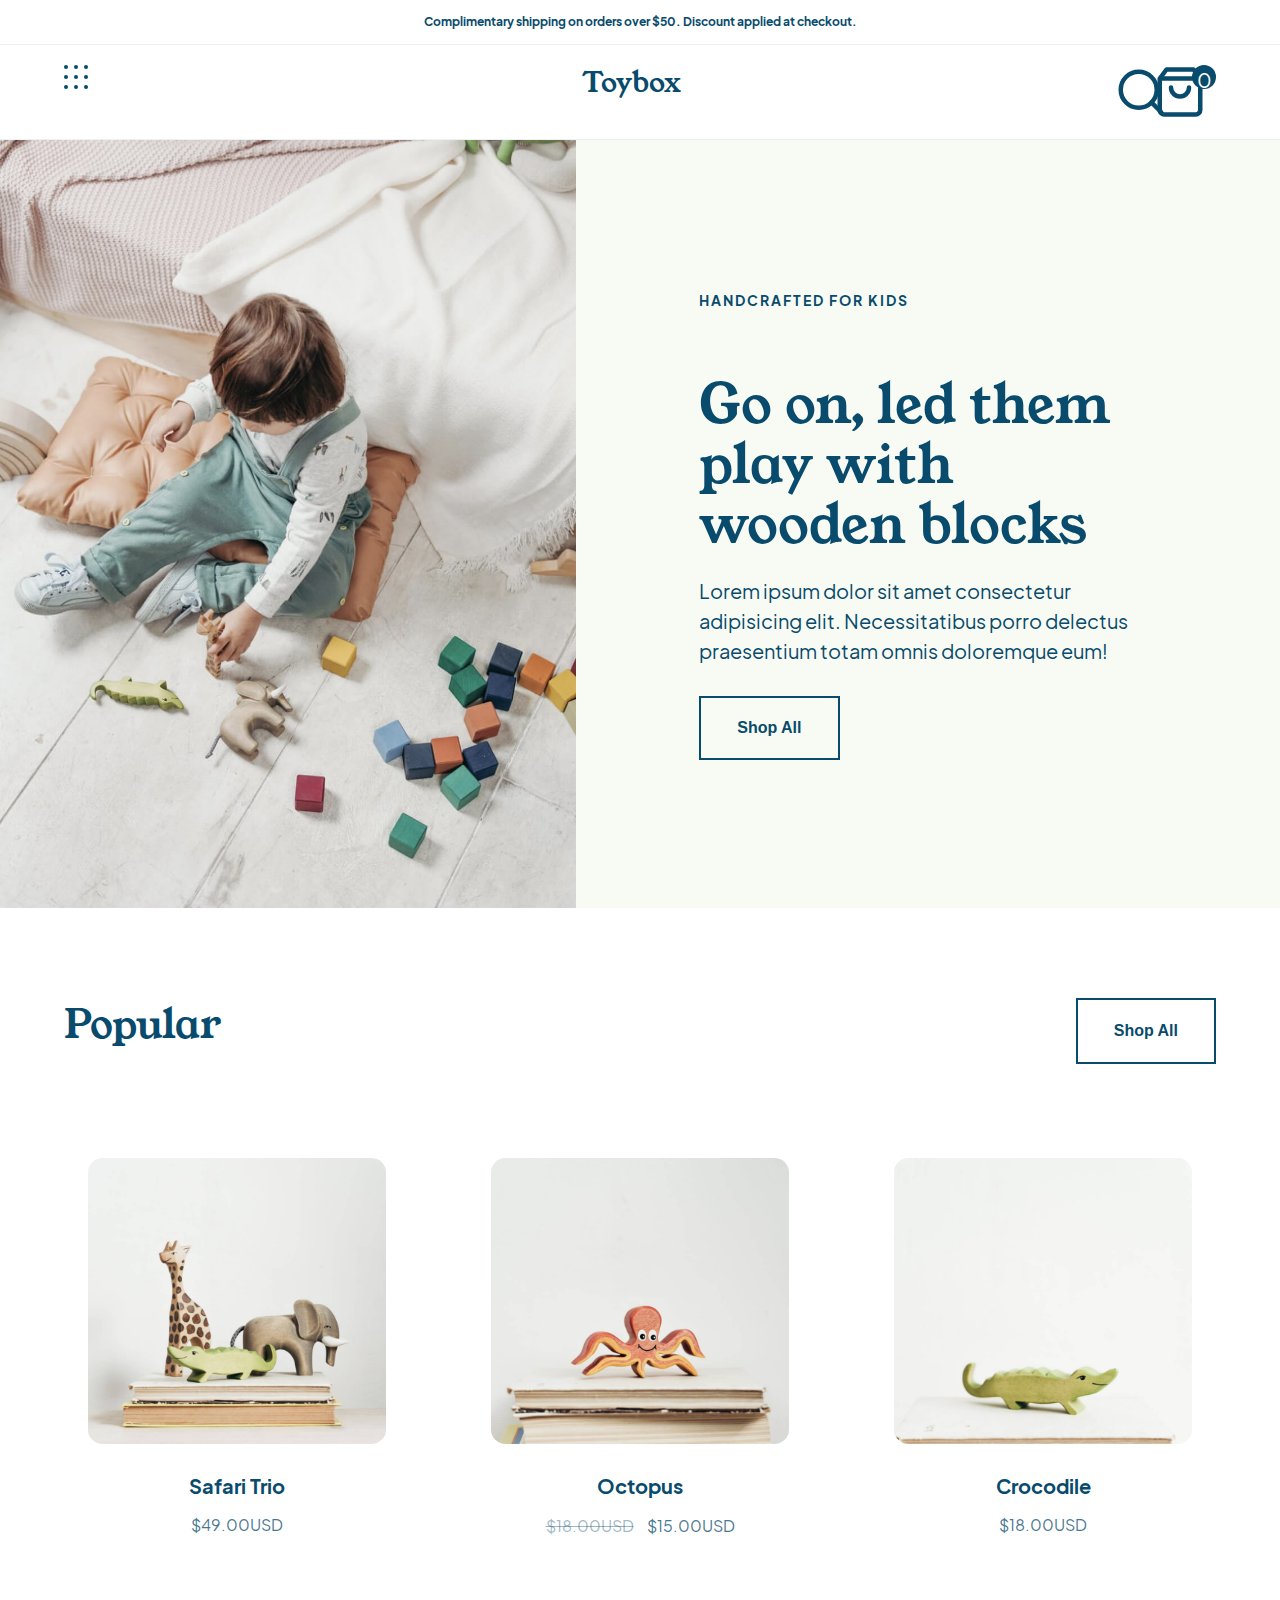
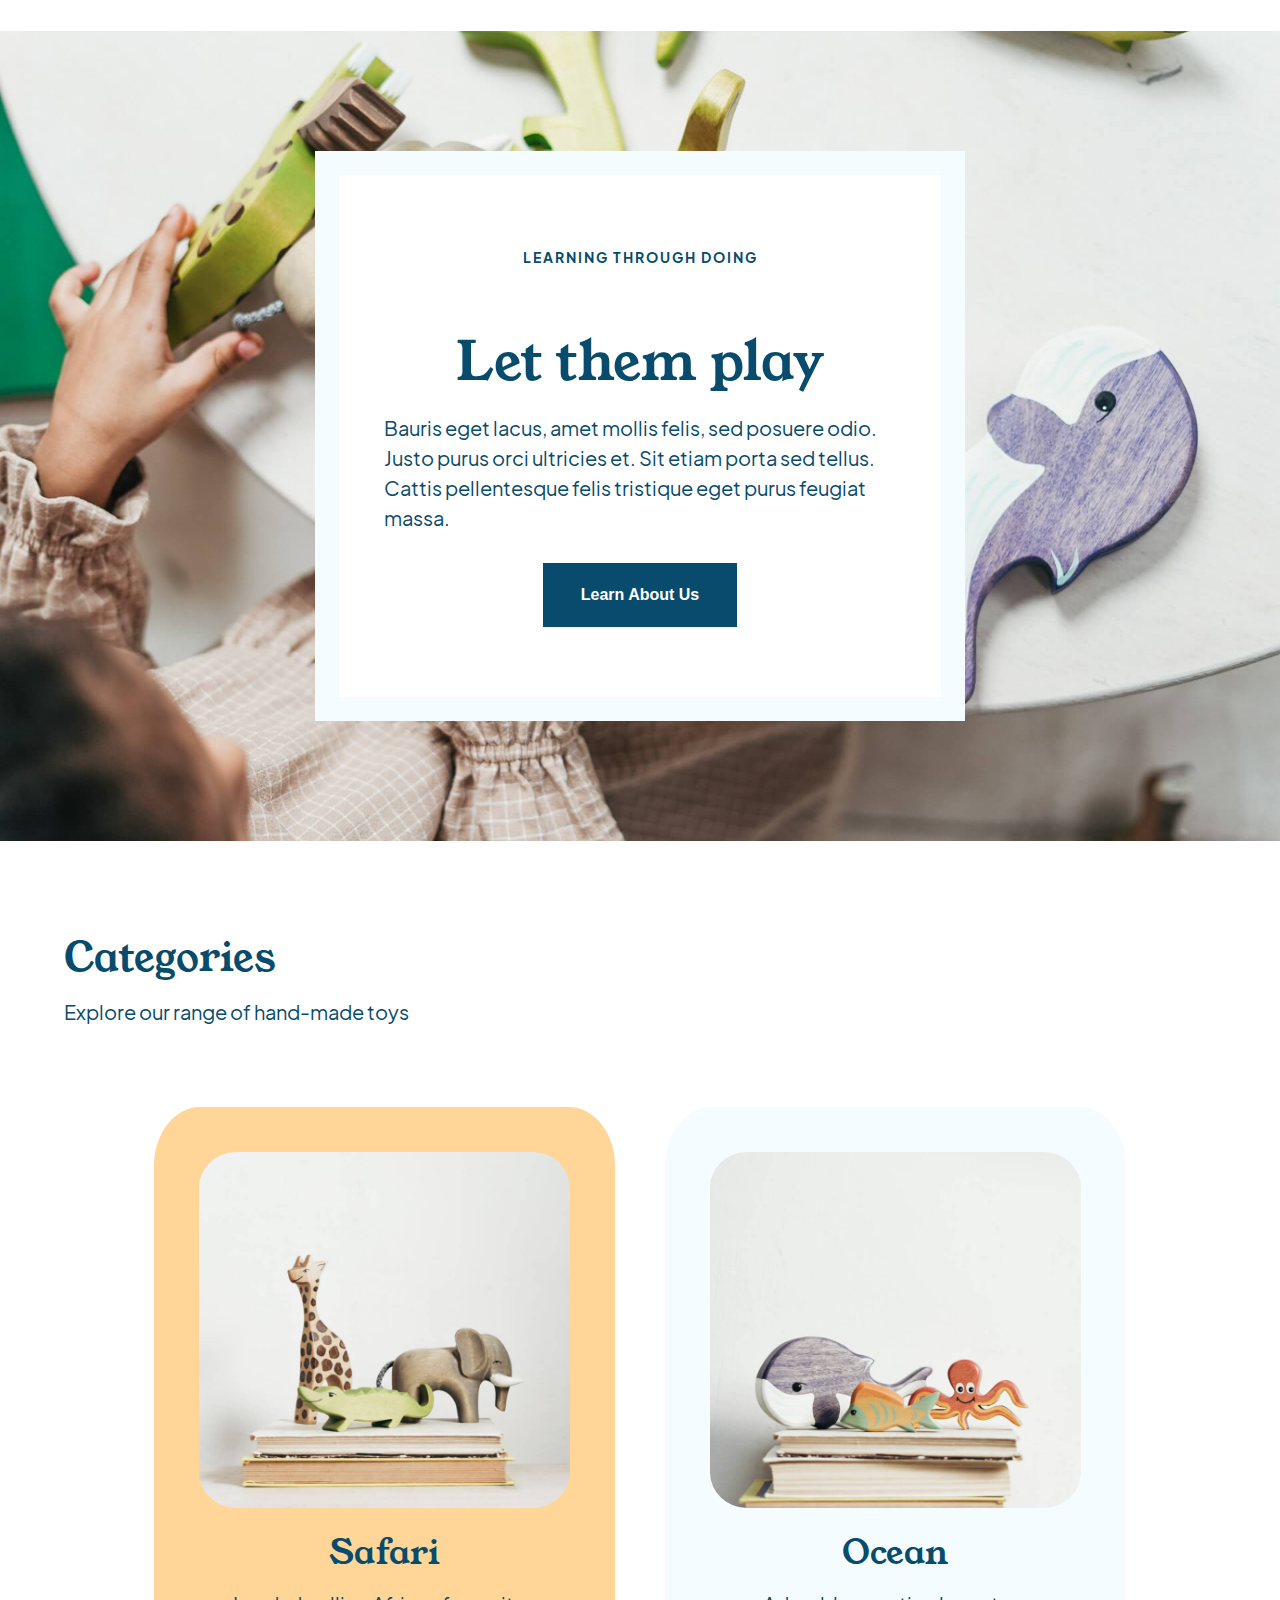
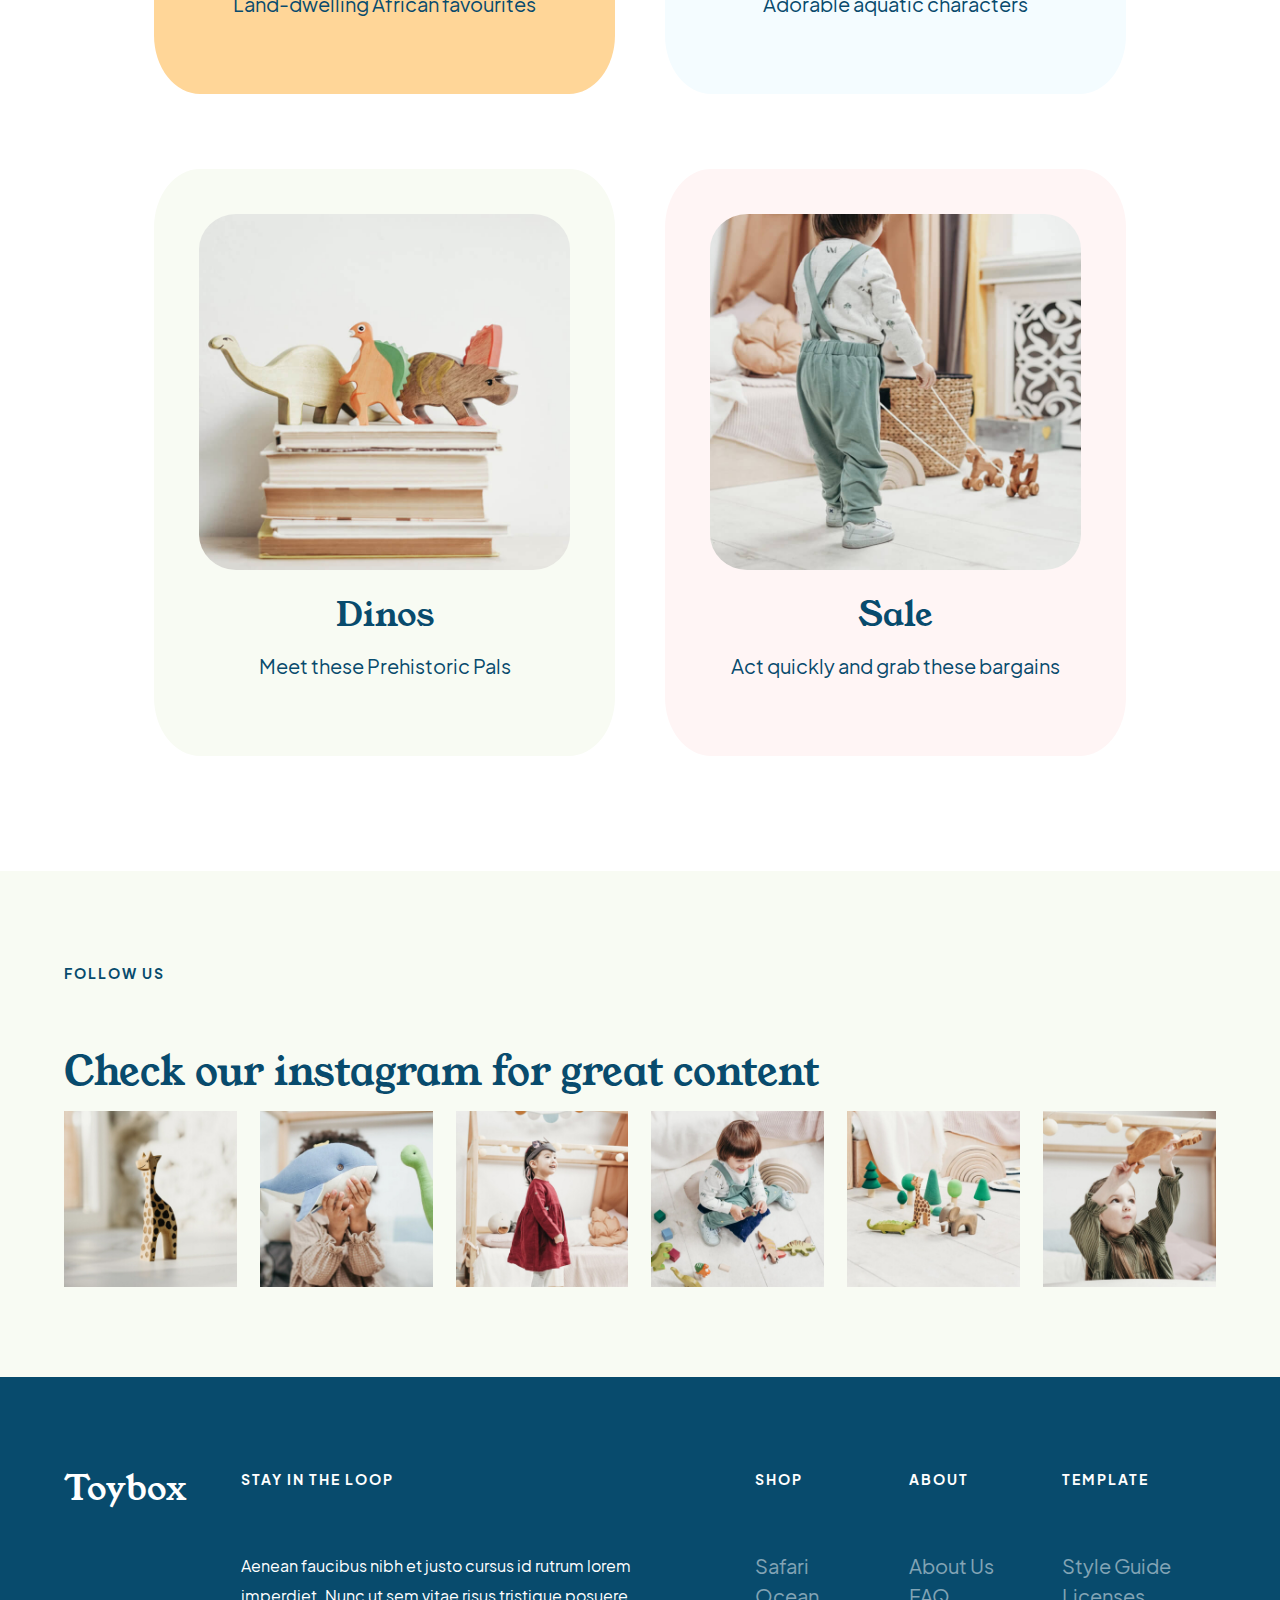
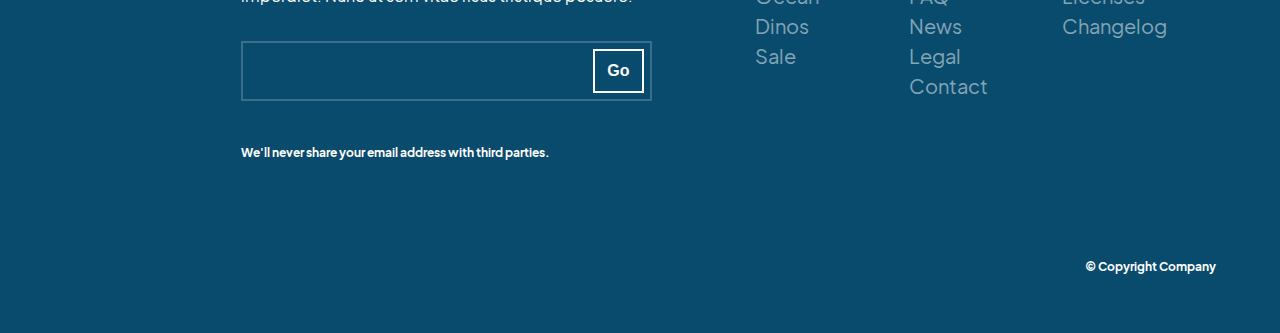
<file: index.html>
<!DOCTYPE html>
<html lang="en">

<head>
    <meta charset="UTF-8">
    <meta http-equiv="X-UA-Compatible" content="IE=edge">
    <meta name="viewport" content="width=device-width, initial-scale=1.0">
    <title>STARTER - Toybox Homepage</title>
    <link rel="stylesheet" href="./styles/styles.css">
</head>

<body>

    <div class="announcements">
        <div class="wrapper">
            <p class="smallCopy">Complimentary shipping on orders over $50. Discount applied at checkout.</p>
        </div> <!-- end of wrapper -->
    </div> <!-- end of .announcement-->

    <!-- the nav bar -->
    <nav class="navBar">
        <div class="wrapper">
            <input type="checkbox" id="openSidebarMenu">
            <label for="openSidebarMenu">
                <img src="assets/menu-button.svg" alt="Menu button" class="menuIcon">
            </label>

            <!-- slideout navigation -->
            <div class="slideOutNav">
                <div class="buttonContainer">
                    <button>X</button>
                </div> <!-- end of .buttonContainer-->
                <nav>
                    <ul class="mainMenu">
                        <li><a href="#">Shop</a></li>
                        <li><a href="#">About</a></li>
                        <li><a href="#">FAQ</a></li>
                        <li><a href="#">News</a></li>
                        <li><a href="#">Contact</a></li>
                    </ul>
                    <hr>
                    <ul class="legal">
                        <li><a href="#">Licenses</a></li>
                        <li><a href="#">Style Guide</a></li>
                        <li><a href="#">Changelog</a></li>
                    </ul>
                </nav>
            </div> <!-- end of .slideOutNav-->

            <!-- Navbar home button-->
            <a href="#" class="logo">
                <h1>Toybox</h1>
            </a>

            <!-- search cart -->
            <div class="searchCart">
                <button class="menuIcon">
                    <img src="assets/search.svg" alt="search icon" class="searchIcon">
                </button>

                <a href="#" class="bag">
                    <img src="assets/shop-bag.svg" alt="shopping bag icon">
                </a>
                <div class="counter">
                    <p>0</p>
                </div> <!-- end of .counter -->
            </div> <!-- end of .searchCart-->
        </div> <!-- end of wrapper -->
    </nav>

    <!-- HEADER start -->
    <header>
        <div class="headerImgContainer wrapper">
            <img src="./assets/header-image.jpg" alt="toddler playing with colourful wooden blocks">
        </div> <!-- end of headerImgContainer wrapper -->
        <div class="headerContent wrapper">
            <div class="contentContainer">
                <h5>Handcrafted for kids</h5>
                <h3>Go on, led them play with wooden blocks</h3>
                <p>Lorem ipsum dolor sit amet consectetur adipisicing elit. Necessitatibus porro delectus praesentium
                    totam
                    omnis doloremque eum!</p>
                <button>Shop All</button>
            </div> <!-- end of .contentContainer -->
        </div> <!-- end of headerContent wrapper -->
    </header>

    <!-- MAIN start -->
    <main>
        <!-- popular section -->
        <section class="popular">
            <div class="wrapper">
                <div class="titleBar">
                    <h2>Popular</h2>
                    <button>Shop All</button>
                </div> <!-- end of .titleBar -->

                <div class="product">
                    <div class="productImgContainer">
                        <a href="#">
                            <img src="./assets/safari-trio.jpg" alt="Hand carved safari toys">
                            <p class="popularProduct">Safari Trio</p>
                            <p class="price">$49.00USD</p>
                        </a>
                    </div> <!-- end of first productImgContainer -->

                    <div class="productImgContainer">
                        <a href="#">
                            <img src="./assets/octopus.jpg" alt="Wooden octopus toy">
                            <p class="popularProduct">Octopus</p>
                            <p class="discountedPrice">$18.00USD</p>
                            <p class="price">$15.00USD</p>
                        </a>
                    </div> <!-- end of second productImgContainer -->

                    <div class="productImgContainer">
                        <a href="#">
                            <img src="./assets/crocodile.jpg" alt="Wooden crocodile toy">
                            <p class="popularProduct">Crocodile</p>
                            <p class="price">$18.00USD</p>
                        </a>
                    </div> <!-- end of third productImgContainer -->

                </div> <!-- end of .product -->
            </div> <!-- end of popular wrapper -->
        </section>

        <!-- learn/play section -->
        <section class="play">
            <div class="wrapper playContainer">
                <h5>Learning through doing</h5>
                <h3>Let them play</h3>
                <p>Bauris eget lacus, amet mollis felis, sed posuere odio. Justo purus orci ultricies et. Sit etiam
                    porta sed tellus. Cattis pellentesque felis tristique eget purus feugiat massa.</p>
                <button class="solid">Learn About Us</button>
            </div> <!-- end of .wrapper .playContainer -->
        </section>

        <!-- categories section -->
        <section class="categories">
            <div class="wrapper">
                <h2>Categories</h2>
                <p>Explore our range of hand-made toys</p>

                <div class="categoryGallery">
                    <a href="#" class="items orange">
                        <img src="./assets/safari-trio.jpg" alt="Wooden safari animal toys">
                        <h4>Safari</h4>
                        <p>Land-dwelling African favourites</p>
                    </a>

                    <a href="#" class="items blue">
                        <img src="./assets/ocean-trio.jpg" alt="Wooden ocean animal toys">
                        <h4>Ocean</h4>
                        <p>Adorable aquatic characters</p>
                    </a>

                    <a href="#" class="items green">
                        <img src="./assets/dinos.jpg" alt="Wooden Dinosaur Toys">
                        <h4>Dinos</h4>
                        <p>Meet these Prehistoric Pals</p>
                    </a>

                    <a href="#" class="items pink">
                        <img src="./assets/sale.jpg" alt="">
                        <h4>Sale</h4>
                        <p>Act quickly and grab these bargains</p>
                    </a>
                </div> <!-- end of .categoryGallery-->
            </div>
        </section>

        <!-- Instagram gallery section -->
        <section class="gallery">
            <div class="wrapper">
                <h5>Follow Us</h5>
                <h2>Check our instagram for great content</h2>
                <div class="galleryItems">

                    <a href="#" class="item">
                        <img src="./assets/01insta.jpg" alt="wooden giraffe toy">
                    </a>

                    <a href="#" class="item">
                        <img src="./assets/02insta.jpg" alt="whale stuffy toy">
                    </a>

                    <a href="#" class="item">
                        <img src="./assets/03insta.jpg" alt="toddler in a dress">
                    </a>

                    <a href="#" class="item">
                        <img src="./assets/04insta.jpg" alt="toddler playing with wooden animal toys">
                    </a>

                    <a href="#" class="item">
                        <img src="./assets/05insta.jpg" alt="wooden toy safari animals and wooden toy trees">
                    </a>

                    <a href="#" class="item">
                        <img src="./assets/06insta.jpg" alt="toddler playing with wooden toy animals">
                    </a>

                </div> <!-- end of .galleryItems-->
            </div> <!-- end of wrapper -->
        </section>
    </main>

    <!-- FOOTER start -->

    <footer class="footer" id="footer">
        <div class="wrapper">

            <!-- FIRST FLEX CONTAINER FOR UPPER ELEMENTS -->
            <div class="footerFlexContainer">
                <!-- LOGO -->
                <a href="#" class="logo">
                    <h4>Toybox</h4>
                </a>

                <!-- NEWSLETTER -->
                <div class="newsletter">
                    <h5>Stay in the loop</h5>
                    <p class="newsletterCopy">Aenean faucibus nibh et justo cursus id rutrum lorem imperdiet. Nunc ut
                        sem
                        vitae risus tristique posuere.</p>

                    <form action="#">
                        <label for="email" class="sr-only">Enter your email</label>
                        <input type="email" id="email">
                        <button class="secondary">Go</button>
                    </form>
                    <p class="smallCopy">We'll never share your email address with third parties.</p>
                </div> <!-- end of .newsletter-->

                <div class="footerNav">
                    <nav>
                        <!-- SHOP -->
                        <ul class="footerShop">
                            <li>
                                <h5>Shop</h5>
                            </li>
                            <li><a href="#">Safari</a></li>
                            <li><a href="#">Ocean</a></li>
                            <li><a href="#">Dinos</a></li>
                            <li><a href="#">Sale</a></li>
                            <li><a href="#"></a></li>
                        </ul>
                        <!-- ABOUT -->
                        <ul class="footerAbout">
                            <li>
                                <h5>About</h5>
                            </li>
                            <li><a href="">About Us</a></li>
                            <li><a href="">FAQ</a></li>
                            <li><a href="">News</a></li>
                            <li><a href="">Legal</a></li>
                            <li><a href="">Contact</a></li>
                        </ul>
                        <!-- TEMPLATE -->
                        <ul class="footerTemp">
                            <li>
                                <h5>Template</h5>
                            </li>
                            <li><a href="">Style Guide</a></li>
                            <li><a href="">Licenses</a></li>
                            <li><a href="">Changelog</a></li>
                        </ul>
                    </nav>
                </div> <!-- end of .footerNav -->
            </div> <!-- end of .footerFlexContainer-->

            <div class="social">
                <!-- social icons -->
                <div class="socialIcons">
                    <a href="#">
                        <i class="fab fa-twitter" aria-hidden="true"></i>
                        <span class="sr-only">Link to Twitter</span>
                    </a>
                    <a href="#">
                        <i class="fab fa-pinterest" aria-hidden="true"></i>
                        <span class="sr-only">Link to Pinterest</span>
                    </a>
                    <a href="#">
                        <i class="fab fa-instagram" aria-hidden="true"></i>
                        <span class="sr-only">Link to Instagram</span>
                    </a>
                    <a href="#">
                        <i class="fab fa-facebook" aria-hidden="true"></i>
                        <span class="sr-only">Link to Facebook</span>
                    </a>

                </div> <!-- end of socialIcons-->

                <div class="copyright">
                    <p class="smallCopy">© Copyright Company</p>
                </div>
            </div> <!-- end of .social -->
        </div> <!-- end of wrapper -->
    </footer>
</body>

</html>
</file>
<file: styles/styles.css>
html {
  line-height: 1.15;
  -ms-text-size-adjust: 100%;
  -webkit-text-size-adjust: 100%;
}

body {
  margin: 0;
}

article, aside, footer, header, nav, section {
  display: block;
}

h1 {
  font-size: 2em;
  margin: 0.67em 0;
}

figcaption, figure, main {
  display: block;
}

figure {
  margin: 1em 40px;
}

hr {
  -webkit-box-sizing: content-box;
          box-sizing: content-box;
  height: 0;
  overflow: visible;
}

pre {
  font-family: monospace, monospace;
  font-size: 1em;
}

a {
  background-color: transparent;
  -webkit-text-decoration-skip: objects;
}

abbr[title] {
  border-bottom: none;
  text-decoration: underline;
  -webkit-text-decoration: underline dotted;
          text-decoration: underline dotted;
}

b, strong {
  font-weight: inherit;
}

b, strong {
  font-weight: bolder;
}

code, kbd, samp {
  font-family: monospace, monospace;
  font-size: 1em;
}

dfn {
  font-style: italic;
}

mark {
  background-color: #ff0;
  color: #000;
}

small {
  font-size: 80%;
}

sub, sup {
  font-size: 75%;
  line-height: 0;
  position: relative;
  vertical-align: baseline;
}

sub {
  bottom: -0.25em;
}

sup {
  top: -0.5em;
}

audio, video {
  display: inline-block;
}

audio:not([controls]) {
  display: none;
  height: 0;
}

img {
  border-style: none;
}

svg:not(:root) {
  overflow: hidden;
}

button, input, optgroup, select, textarea {
  font-family: sans-serif;
  font-size: 100%;
  line-height: 1.15;
  margin: 0;
}

button, input {
  overflow: visible;
}

button, select {
  text-transform: none;
}

button, html [type=button], [type=reset], [type=submit] {
  -webkit-appearance: button;
}

button::-moz-focus-inner, [type=button]::-moz-focus-inner, [type=reset]::-moz-focus-inner, [type=submit]::-moz-focus-inner {
  border-style: none;
  padding: 0;
}

button:-moz-focusring, [type=button]:-moz-focusring, [type=reset]:-moz-focusring, [type=submit]:-moz-focusring {
  outline: 1px dotted ButtonText;
}

fieldset {
  padding: 0.35em 0.75em 0.625em;
}

legend {
  -webkit-box-sizing: border-box;
          box-sizing: border-box;
  color: inherit;
  display: table;
  max-width: 100%;
  padding: 0;
  white-space: normal;
}

progress {
  display: inline-block;
  vertical-align: baseline;
}

textarea {
  overflow: auto;
}

[type=checkbox], [type=radio] {
  -webkit-box-sizing: border-box;
          box-sizing: border-box;
  padding: 0;
}

[type=number]::-webkit-inner-spin-button, [type=number]::-webkit-outer-spin-button {
  height: auto;
}

[type=search] {
  -webkit-appearance: textfield;
  outline-offset: -2px;
}

[type=search]::-webkit-search-cancel-button, [type=search]::-webkit-search-decoration {
  -webkit-appearance: none;
}

::-webkit-file-upload-button {
  -webkit-appearance: button;
  font: inherit;
}

details, menu {
  display: block;
}

summary {
  display: list-item;
}

canvas {
  display: inline-block;
}

template {
  display: none;
}

[hidden] {
  display: none;
}

html {
  -webkit-box-sizing: border-box;
  box-sizing: border-box;
}

*, *:before, *:after {
  -webkit-box-sizing: inherit;
          box-sizing: inherit;
}

.sr-only {
  position: absolute;
  width: 1px;
  height: 1px;
  margin: -1px;
  border: 0;
  padding: 0;
  white-space: nowrap;
  -webkit-clip-path: inset(100%);
          clip-path: inset(100%);
  clip: rect(0 0 0 0);
  overflow: hidden;
}

/* _typography.scss */
/* import Jakarta Sans font */
@font-face {
  font-family: "Jakarta Sans";
  src: url("../fonts/PlusJakarta_Sans-2.5/webfonts/PlusJakartaSans-Regular.woff"), url("../fonts/PlusJakarta_Sans-2.5/static/PlusJakartaSans-Regular.ttf"), url("../fonts/PlusJakarta_Sans-2.5/webfonts/PlusJakartaSans-Regular.woff2");
  font-weight: normal;
}
/* import Jakarta Sans font in bold */
@font-face {
  font-family: "Jakarta Sans";
  src: url("../fonts/PlusJakarta_Sans-2.5/webfonts/PlusJakartaSans-Bold.woff"), url(../fonts/PlusJakarta_Sans-2.5/webfonts/PlusJakartaSans-Bold.woff2), url(../fonts/PlusJakarta_Sans-2.5/static/PlusJakartaSans-Bold.ttf);
  font-weight: bold;
}
/* import Young Serif font */
@font-face {
  font-family: "Young Serif";
  src: url("../fonts/youngserif/YoungSerif-Regular.otf");
}
/* _typography.scss */
html {
  font-size: 125%;
}

body {
  font-family: "Jakarta Sans";
  font-size: 1rem;
  color: #084b6d;
}

h1, h2, h3, h4, blockquote {
  font-family: "Young Serif";
  font-weight: normal;
  color: #084b6d;
  margin: 0;
}

h1 {
  font-size: 1.4rem;
}

h2 {
  font-size: 2rem;
  line-height: 2.4rem;
  margin-bottom: 18px;
}

h3 {
  font-size: 2.7rem;
  line-height: 3rem;
  margin-bottom: 24px;
}

h4 {
  font-size: 1.7rem;
  line-height: 2rem;
  margin-bottom: 18px;
}

h5 {
  font-size: 0.7rem;
  font-weight: bold;
  line-height: 1.2rem;
  letter-spacing: 0.1rem;
  text-transform: uppercase;
  margin: 0 0 24px 0;
}

p {
  line-height: 1.5rem;
  margin: 0 0 30px 0;
}
p.smallCopy {
  font-size: 0.6rem;
  line-height: 1.2rem;
  font-weight: bold;
  margin: 0;
}
p.popularProduct {
  font-weight: bold;
  margin-bottom: 10px;
}
p.price {
  font-size: 0.8rem;
  line-height: 1.2rem;
  color: rgba(8, 75, 109, 0.75);
  display: inline;
  padding: 0 5px;
  margin: 0;
}
p.discountedPrice {
  font-size: 0.8rem;
  color: rgba(8, 75, 109, 0.4);
  text-decoration: line-through;
  display: inline;
  padding: 0 5px;
  margin: 0;
}
p.newsletterCopy {
  font-size: 0.8rem;
}
p.valueTitle {
  font-size: 0.8rem;
  font-weight: 700;
  margin: 10px 0;
}

ul, li, a, input {
  padding: 0;
  margin: 0;
}

ul {
  list-style: none;
}

a {
  text-decoration: none;
  color: inherit;
  cursor: pointer;
  -webkit-transition: 0.3s;
  transition: 0.3s;
}

.wrapper {
  max-width: 1260px;
  width: 90%;
  margin: 0 auto;
}

button {
  color: #084b6d;
  background-color: transparent;
  padding: 18px 36px;
  border: 2px solid #084b6d;
  font-size: 0.8rem;
  font-weight: bold;
  line-height: 1.2rem;
  text-align: center;
  cursor: pointer;
  -webkit-transition: 0.3s;
  transition: 0.3s;
  /* style the button in the main nav menu to look just like an icon */
}
button:hover {
  background-color: #084b6d;
  color: #fff;
}
button:focus {
  background-color: #084b6d;
  color: #fff;
}
button.secondary {
  background-color: transparent;
  border-color: #fff;
  color: #fff;
  padding: 8px 12px;
}
button.secondary:hover {
  background-color: #fff;
  color: #084b6d;
}
button.secondary:focus {
  background-color: #fff;
  color: #084b6d;
}
button.solid {
  color: #fff;
  background-color: #084b6d;
}
button.solid:hover {
  color: #084b6d;
  background-color: #fff;
}
button.menuIcon {
  display: inherit;
  padding: 0;
  border: none;
}
button.menuIcon:hover {
  background-color: transparent;
}
button.menuIcon:focus {
  background-color: transparent;
}

.announcements {
  padding: 10px 0;
  text-align: center;
  border-bottom: 1px solid rgba(8, 75, 109, 0.08);
}

.navBar {
  position: sticky;
  top: 0;
  z-index: 10;
  background-color: #fff;
  border-bottom: 1px solid rgba(8, 75, 109, 0.08);
}
.navBar .wrapper {
  display: -webkit-box;
  display: -ms-flexbox;
  display: flex;
  -webkit-box-pack: justify;
      -ms-flex-pack: justify;
          justify-content: space-between;
  padding: 20px 0;
}
.navBar .searchCart {
  display: -webkit-box;
  display: -ms-flexbox;
  display: flex;
}
.navBar .searchCart .searchIcon,
.navBar .searchCart .bag {
  margin-right: 15px;
}
.navBar .logo {
  margin-left: 60px;
}
.navBar a {
  display: -webkit-box;
  display: -ms-flexbox;
  display: flex;
}
.navBar .counter {
  display: -webkit-box;
  display: -ms-flexbox;
  display: flex;
  -webkit-box-align: center;
      -ms-flex-align: center;
          align-items: center;
}
.navBar .counter p {
  width: 24px;
  height: 24px;
  background-color: #084b6d;
  color: #fff;
  text-align: center;
  border-radius: 50%;
}

.slideOutNav {
  height: 100vh;
  width: 100%;
  max-width: 506px;
  background-color: #084b6d;
  color: #fff;
  padding: 35px 50px;
  border-right: 1px solid #f4fcff;
  display: -webkit-box;
  display: -ms-flexbox;
  display: flex;
  -webkit-box-orient: vertical;
  -webkit-box-direction: normal;
      -ms-flex-direction: column;
          flex-direction: column;
  position: fixed;
  top: 0;
  left: -506px;
  z-index: 20;
  -webkit-transition: 0.75s;
  transition: 0.75s;
}
.slideOutNav hr {
  width: 24px;
  height: 2px;
  margin: 36px 0;
  background-color: #fff;
}
.slideOutNav .mainMenu a {
  font-family: "Young Serif";
  font-size: 1.6rem;
  line-height: 2.5rem;
  color: #fff;
}
.slideOutNav .mainMenu a:hover, .slideOutNav .mainMenu a:focus {
  color: rgba(255, 255, 255, 0.5);
}
.slideOutNav .legal {
  font-family: "Jakarta Sans";
  font-size: 0.8rem;
  font-weight: bold;
  line-height: 1.5rem;
  color: rgba(255, 255, 255, 0.5);
}
.slideOutNav .legal:hover, .slideOutNav .legal:focus {
  color: #fff;
}

input[type=checkbox] {
  opacity: 0;
  position: absolute;
}
input[type=checkbox]:checked ~ .slideOutNav {
  left: 0;
}
input[type=checkbox]:focus + label {
  border: 1px dotted #084b6d;
}

label {
  cursor: pointer;
}

.buttonContainer {
  display: -webkit-box;
  display: -ms-flexbox;
  display: flex;
  -webkit-box-pack: end;
      -ms-flex-pack: end;
          justify-content: flex-end;
}
.buttonContainer button {
  color: #fff;
  background-color: transparent;
  font-size: 1.2rem;
  font-family: "Jakarta Sans";
  padding: 10px 0 10px 20px;
}

header {
  display: -webkit-box;
  display: -ms-flexbox;
  display: flex;
  -ms-flex-wrap: wrap;
      flex-wrap: wrap;
  -webkit-box-align: center;
      -ms-flex-align: center;
          align-items: center;
  background-color: #f8fbf3;
  margin-bottom: 90px;
}
header .headerImgContainer {
  width: 45%;
}
header .headerImgContainer img {
  max-width: 100%;
  vertical-align: middle;
}
header .headerContent {
  width: 55%;
  color: #084b6d;
}
header .headerContent .contentContainer {
  margin: 0 auto;
  width: 65%;
}

.contactHeader {
  background-color: #fff5f5;
  padding-top: 120px;
}
.contactHeader .contactContent {
  display: -webkit-box;
  display: -ms-flexbox;
  display: flex;
  -webkit-box-orient: vertical;
  -webkit-box-direction: normal;
      -ms-flex-direction: column;
          flex-direction: column;
  -ms-flex-wrap: wrap;
      flex-wrap: wrap;
  -webkit-box-align: center;
      -ms-flex-align: center;
          align-items: center;
  text-align: center;
  padding-bottom: 50px;
}

.contactHeader::after {
  content: "";
  background-image: url(../assets/wave.svg);
  background-repeat: no-repeat;
  background-size: 100% 150px;
  background-color: #fff5f5;
  width: 100%;
  height: 150px;
}

main section {
  margin-bottom: 90px;
}

.titleBar {
  display: -webkit-box;
  display: -ms-flexbox;
  display: flex;
  -webkit-box-pack: justify;
      -ms-flex-pack: justify;
          justify-content: space-between;
  margin-bottom: 70px;
}

.product {
  display: -webkit-box;
  display: -ms-flexbox;
  display: flex;
  -ms-flex-wrap: wrap;
      flex-wrap: wrap;
  -webkit-box-pack: justify;
      -ms-flex-pack: justify;
          justify-content: space-between;
}

.productImgContainer {
  width: 30%;
  text-align: center;
}
.productImgContainer img {
  width: calc(100% - 48px);
  margin: 24px;
  border-radius: 5%;
}

.play {
  background-image: url(../assets/background-image.jpg);
  background-position: center;
  background-size: cover;
  min-height: 90vh;
  display: -webkit-box;
  display: -ms-flexbox;
  display: flex;
  -webkit-box-align: center;
      -ms-flex-align: center;
          align-items: center;
}
.play .playContainer {
  max-width: 650px;
  background-color: #fff;
  border: 24px solid #f4fcff;
  padding: 70px 45px;
  display: -webkit-box;
  display: -ms-flexbox;
  display: flex;
  -webkit-box-orient: vertical;
  -webkit-box-direction: normal;
      -ms-flex-direction: column;
          flex-direction: column;
  -webkit-box-align: center;
      -ms-flex-align: center;
          align-items: center;
}

.categoryGallery {
  display: -webkit-box;
  display: -ms-flexbox;
  display: flex;
  -webkit-box-pack: center;
      -ms-flex-pack: center;
          justify-content: center;
  -ms-flex-wrap: wrap;
      flex-wrap: wrap;
  text-align: center;
  width: 100%;
}
.categoryGallery .items {
  width: 40%;
  padding: 45px;
  margin: 50px 25px 25px;
  border-radius: 10%;
  -webkit-transition: 0.2s ease;
  transition: 0.2s ease;
}
.categoryGallery .items img {
  width: 100%;
  border-radius: 10%;
  margin-bottom: 20px;
}
.categoryGallery .items:hover, .categoryGallery .items:focus {
  -webkit-transform: scale(0.95);
          transform: scale(0.95);
}
.categoryGallery .orange {
  background-color: #ffd698;
}
.categoryGallery .blue {
  background-color: #f4fcff;
}
.categoryGallery .green {
  background-color: #f8fbf3;
}
.categoryGallery .pink {
  background-color: #fff5f5;
}

.gallery {
  background-color: #f8fbf3;
  padding: 90px 0;
  margin: 0;
}
.gallery .galleryItems {
  display: -webkit-box;
  display: -ms-flexbox;
  display: flex;
  -webkit-box-pack: justify;
      -ms-flex-pack: justify;
          justify-content: space-between;
  -ms-flex-wrap: wrap;
      flex-wrap: wrap;
}
.gallery .galleryItems .item {
  width: 15%;
}
.gallery .galleryItems .item img {
  width: 100%;
  display: block;
}

.shop section {
  padding: 90px 0;
  margin: 0;
}

.inventory h2 {
  text-align: center;
}
.inventory .product {
  -webkit-box-pack: start;
      -ms-flex-pack: start;
          justify-content: flex-start;
}
.inventory .product a {
  display: block;
}
.inventory .product a:hover, .inventory .product a:focus {
  -webkit-transform: rotateZ(2deg) translate(5px);
          transform: rotateZ(2deg) translate(5px);
}

.guarantees {
  background-color: #fff5f5;
  position: relative;
  text-align: center;
}
.guarantees::before {
  content: "";
  background-image: url(../assets/wave-3.svg);
  background-position: top center;
  background-color: #fff5f5;
  background-repeat: repeat-x;
  position: absolute;
  background-size: 100% 60px;
  top: -60px;
  height: 3rem;
  left: 0;
  right: 0;
}

h5 {
  margin-bottom: 60px;
}

.shopOptions {
  display: -webkit-box;
  display: -ms-flexbox;
  display: flex;
  -webkit-box-orient: horizontal;
  -webkit-box-direction: normal;
      -ms-flex-direction: row;
          flex-direction: row;
  -ms-flex-wrap: wrap;
      flex-wrap: wrap;
}

.guaranteeContainer {
  width: calc(25% - 30px);
  margin: 0 15px;
}

.mapFormContainer {
  display: -webkit-box;
  display: -ms-flexbox;
  display: flex;
}
.mapFormContainer .map {
  width: 50%;
}
.mapFormContainer .map iframe {
  width: 100%;
}

.contactForm {
  width: calc(50% - 70px);
  display: -webkit-box;
  display: -ms-flexbox;
  display: flex;
  -webkit-box-orient: vertical;
  -webkit-box-direction: normal;
      -ms-flex-direction: column;
          flex-direction: column;
  margin-left: 70px;
}

input,
textarea {
  padding: 0 0 10px 5px;
  margin-bottom: 40px;
  font-family: "Jakarta Sans";
}
input::-webkit-input-placeholder, textarea::-webkit-input-placeholder {
  color: #084b6d;
  font-size: 0.8rem;
  text-transform: uppercase;
  opacity: 1;
  line-height: 1.2rem;
}
input::-moz-placeholder, textarea::-moz-placeholder {
  color: #084b6d;
  font-size: 0.8rem;
  text-transform: uppercase;
  opacity: 1;
  line-height: 1.2rem;
}
input:-ms-input-placeholder, textarea:-ms-input-placeholder {
  color: #084b6d;
  font-size: 0.8rem;
  text-transform: uppercase;
  opacity: 1;
  line-height: 1.2rem;
}
input::-ms-input-placeholder, textarea::-ms-input-placeholder {
  color: #084b6d;
  font-size: 0.8rem;
  text-transform: uppercase;
  opacity: 1;
  line-height: 1.2rem;
}
input::placeholder,
textarea::placeholder {
  color: #084b6d;
  font-size: 0.8rem;
  text-transform: uppercase;
  opacity: 1;
  line-height: 1.2rem;
}
input:focus,
textarea:focus {
  outline: none;
  border-bottom: 1px solid #084b6d;
}

input {
  border: none;
  border-bottom: 1px solid #eee;
}

textarea {
  border: 1px solid #eee;
  min-height: 130px;
  border-top: none;
}

select {
  -webkit-appearance: none;
     -moz-appearance: none;
          appearance: none;
  font-family: "Jakarta Sans";
  color: #084b6d;
  border: none;
  border-bottom: 1px solid #eee;
  margin-bottom: 40px;
  width: 100%;
  background-color: #fff;
  padding-bottom: 10px;
  font-size: 0.8rem;
  line-height: 1.2rem;
  text-transform: uppercase;
  background-image: url(../assets/caret-down-solid.svg);
  background-repeat: no-repeat;
  background-size: 20px;
  background-position: 95% center;
}

option {
  font-family: sans-sarif;
}

footer {
  background-color: #084b6d;
  color: #fff;
  padding: 90px 0 50px 0;
}
footer .footerFlexContainer {
  display: -webkit-box;
  display: -ms-flexbox;
  display: flex;
  -webkit-box-pack: justify;
      -ms-flex-pack: justify;
          justify-content: space-between;
  margin-bottom: 90px;
}
footer .footerFlexContainer h4 {
  color: #fff;
}
footer .newsletter {
  width: calc(40% - 50px);
  margin-right: 50px;
}
footer .newsletter form {
  position: relative;
}
footer .newsletter input {
  color: #fff;
  background-color: transparent;
  border: 2px solid rgba(255, 255, 255, 0.2);
  border-radius: 0;
  height: 60px;
  width: 100%;
  line-height: 1.2rem;
  font-size: 0.8rem;
}
footer .newsletter .secondary {
  position: absolute;
  top: 8px;
  right: 8px;
}
footer .footerNav {
  width: 40%;
}
footer .footerNav nav {
  display: -webkit-box;
  display: -ms-flexbox;
  display: flex;
  -webkit-box-pack: justify;
      -ms-flex-pack: justify;
          justify-content: space-between;
}
footer .footerNav nav ul {
  width: calc(100%/3);
}
footer .footerNav nav a {
  color: rgba(255, 255, 255, 0.5);
  font-size: 0.8 rem;
  line-height: 1.5rem;
}
footer .footerNav nav a:hover, footer .footerNav nav a:focus {
  color: #fff;
}
footer .social {
  display: -webkit-box;
  display: -ms-flexbox;
  display: flex;
  -webkit-box-pack: justify;
      -ms-flex-pack: justify;
          justify-content: space-between;
}
footer .social i {
  font-size: 1.2rem;
  margin: 0 10px;
  -webkit-transition: 0.2s;
  transition: 0.2s;
  cursor: pointer;
}
footer .social i:hover, footer .social i:focus {
  color: #ffd698;
}

@media (max-width: 1000px) {
  /* all of our styles for smaller DESKTOP devices will go within this breakpoint */
  .guarantees .shopOptions {
    -webkit-box-pack: justify;
        -ms-flex-pack: justify;
            justify-content: space-between;
  }
  .guarantees .guaranteeContainer {
    width: calc(45% - 40px);
    margin: 0 20px 40px 20px;
  }
}
@media (max-width: 800px) {
  /* all of our styles for TABLET devices will go within this breakpoint */
}
@media (max-width: 500px) {
  /* all of our styles for MOBILE devices will go within this breakpoint */
  .guarantees .shopOptions {
    -webkit-box-orient: vertical;
    -webkit-box-direction: normal;
        -ms-flex-direction: column;
            flex-direction: column;
    -webkit-box-align: center;
        -ms-flex-align: center;
            align-items: center;
  }
  .guarantees .guaranteeContainer {
    width: 85%;
    margin: 0 0 50px 0;
  }
}
</file>
